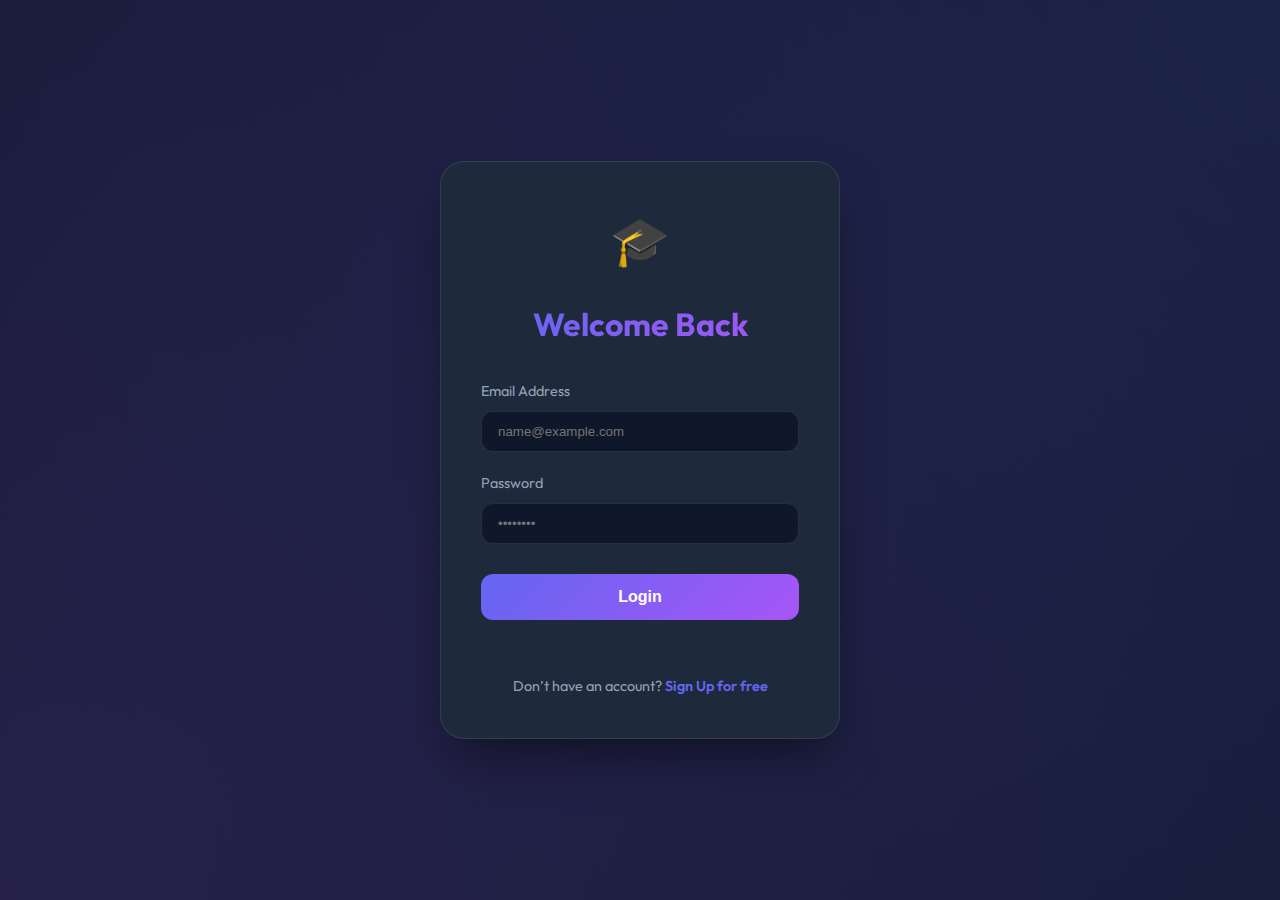
<file: index.html>
<!DOCTYPE html>
<html lang="en">

<head>
  <meta charset="UTF-8">
  <meta name="viewport" content="width=device-width, initial-scale=1.0">
  <title>Login | EduLearn</title>
  <link rel="preconnect" href="https://fonts.googleapis.com">
  <link rel="preconnect" href="https://fonts.gstatic.com" crossorigin>
  <link href="https://fonts.googleapis.com/css2?family=Outfit:wght@300;400;500;600;700;800&display=swap"
    rel="stylesheet">
  <link rel="stylesheet" href="style.css">
  <style>
    .auth-container {
      min-height: 100vh;
      display: flex;
      align-items: center;
      justify-content: center;
      padding: 20px;
      background: radial-gradient(circle at top right, rgba(99, 102, 241, 0.15), transparent),
        radial-gradient(circle at bottom left, rgba(168, 85, 247, 0.15), transparent);
    }

    .auth-card {
      width: 100%;
      max-width: 400px;
      padding: 40px;
      border-radius: 24px;
      background: var(--secondary-bg);
      border: 1px solid var(--glass-border);
      box-shadow: 0 25px 50px -12px rgba(0, 0, 0, 0.5);
    }

    .auth-card h2 {
      font-size: 2rem;
      margin-bottom: 30px;
      text-align: center;
      background: linear-gradient(to right, var(--accent-primary), var(--accent-secondary));
      -webkit-background-clip: text;
      background-clip: text;
      -webkit-text-fill-color: transparent;
    }

    .form-group {
      margin-bottom: 20px;
    }

    .form-group label {
      display: block;
      margin-bottom: 8px;
      color: var(--text-secondary);
      font-size: 0.9rem;
    }

    .form-group input {
      width: 100%;
      padding: 12px 16px;
      border-radius: 12px;
      border: 1px solid var(--glass-border);
      background: var(--bg-color);
      color: var(--text-primary);
      outline: none;
      transition: all 0.3s ease;
    }

    .form-group input:focus {
      border-color: var(--accent-primary);
      box-shadow: 0 0 0 2px var(--card-glow);
    }

    .auth-btn {
      width: 100%;
      padding: 14px;
      margin-top: 10px;
    }

    .auth-footer {
      margin-top: 25px;
      text-align: center;
      color: var(--text-secondary);
      font-size: 0.9rem;
    }

    .auth-footer a {
      color: var(--accent-primary);
      text-decoration: none;
      font-weight: 600;
    }

    .error-msg {
      color: #ef4444;
      font-size: 0.85rem;
      margin-top: 10px;
      text-align: center;
      min-height: 20px;
    }
  </style>
</head>

<body>

  <div class="auth-container">
    <div class="auth-card">
      <div style="text-align: center; margin-bottom: 20px;">
        <span style="font-size: 3rem;">🎓</span>
      </div>
      <h2>Welcome Back</h2>

      <div class="form-group">
        <label for="email">Email Address</label>
        <input type="email" id="email" placeholder="name@example.com">
      </div>

      <div class="form-group">
        <label for="password">Password</label>
        <input type="password" id="password" placeholder="••••••••">
      </div>

      <button class="btn btn-primary auth-btn" onclick="loginUser()">Login</button>

      <p class="error-msg" id="loginError"></p>

      <div class="auth-footer">
        Don’t have an account? <a href="signUp.html">Sign Up for free</a>
      </div>
    </div>
  </div>

  <script src="script.js"></script>
</body>

</html>
</file>
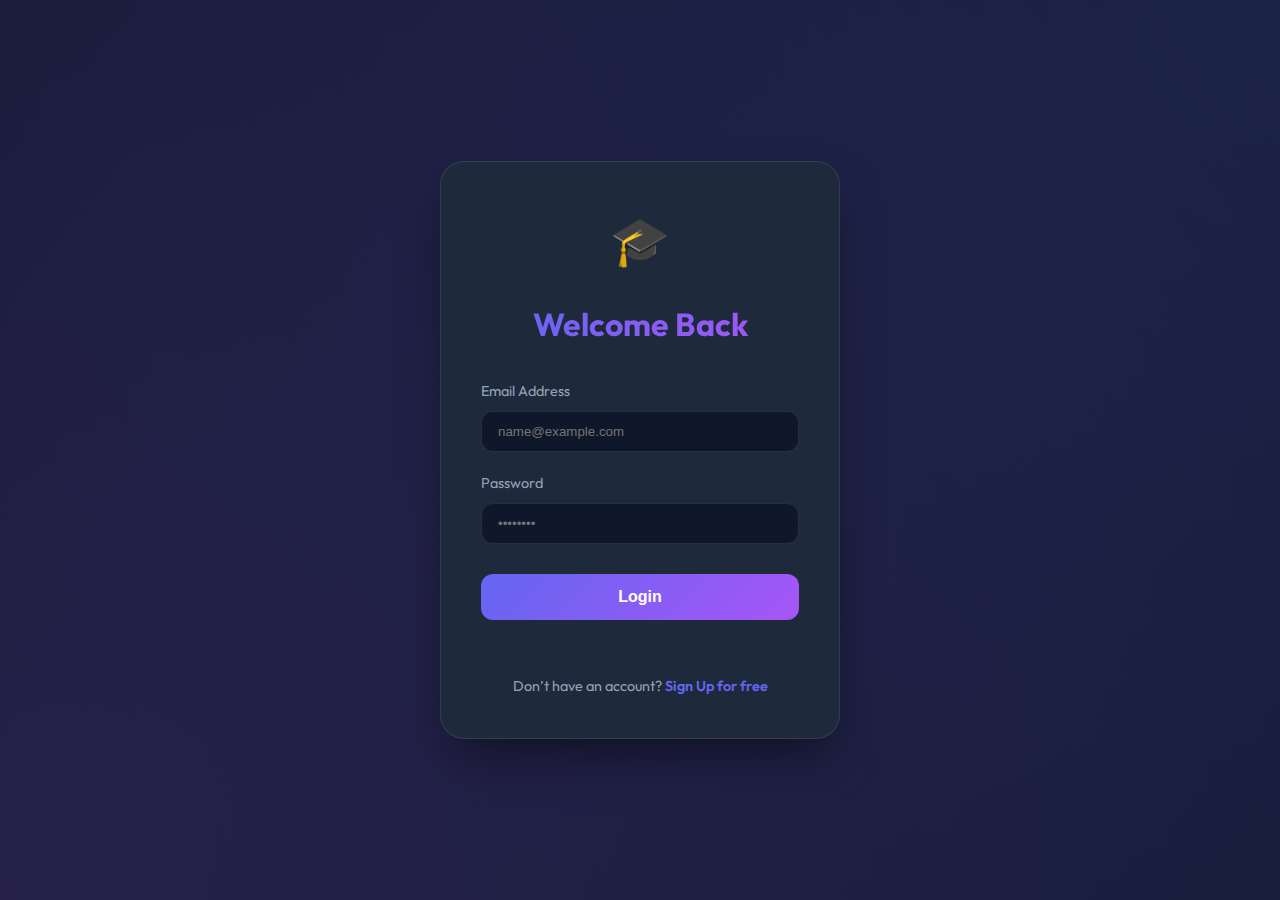
<file: about.html>
<!DOCTYPE html>
<html lang="en">

<head>
    <meta charset="UTF-8">
    <meta name="viewport" content="width=device-width, initial-scale=1.0">
    <title>About Us | EduLearn</title>
    <link rel="preconnect" href="https://fonts.googleapis.com">
    <link rel="preconnect" href="https://fonts.gstatic.com" crossorigin>
    <link href="https://fonts.googleapis.com/css2?family=Outfit:wght@300;400;500;600;700;800&display=swap"
        rel="stylesheet">
    <link rel="stylesheet" href="style.css">
</head>

<body>

    <script>
        if (!localStorage.getItem("loggedInUser")) {
            window.location.href = "index.html";
        }
    </script>

    <header class="main-header">
        <div class="nav-container">
            <a href="index.html" class="logo">
                <span class="logo-icon">🎓</span>
                <span class="logo-text">EduLearn</span>
            </a>

            <nav class="nav-center">
                <a href="home.html">Home</a>
                <a href="about.html" class="active">About</a>
                <div class="dropdown">
                    <span class="dropdown-trigger">Courses ▾</span>
                    <div class="dropdown-menu">
                        <a href="home.html">All Courses</a>
                        <a href="dashboard.html">My Courses</a>
                    </div>
                </div>
                <a href="dashboard.html">Dashboard</a>
                <a href="contact.html">Contact</a>
            </nav>

            <div class="nav-cta">
                <button class="btn" style="padding: 8px 20px; font-size: 0.9rem;" onclick="logout()">Logout</button>
            </div>
        </div>
    </header>

    <main class="container">
        <section class="info-section" style="display: block; margin-top: 20px;">
            <h2>About EduLearn</h2>
            <p>
                EduLearn is an online e-learning platform designed to help students
                and professionals gain practical, job-ready skills through
                structured courses and expert-led video tutorials.
            </p>

            <p style="margin-top: 20px;">
                Our platform focuses on hands-on learning, real-world examples,
                and continuous progress tracking to ensure effective learning. We believe that education should be
                accessible, affordable, and practical for everyone, regardless of their background or current skill
                level.
            </p>

            <h3 style="margin-top: 30px; color: var(--accent-primary);">Our Core Values</h3>
            <ul style="margin-top: 15px; list-style-position: inside; color: var(--text-secondary);">
                <li><strong>Beginner to Advanced:</strong> We cover the entire spectrum of learning.</li>
                <li><strong>Self-Paced:</strong> Learn when you want, where you want.</li>
                <li><strong>Industry-Relevant:</strong> Skills that actually help you get hired.</li>
                <li><strong>Community Focused:</strong> Join thousands of other learners on their journey.</li>
            </ul>
        </section>
    </main>

    <footer class="footer">
        <div class="footer-inner">
            <h3>EduLearn</h3>
            <p>
                Empowering the next generation of creators and engineers through high-quality,
                accessible education.
            </p>
        </div>
    </footer>

    <script src="script.js"></script>
</body>

</html>
</file>
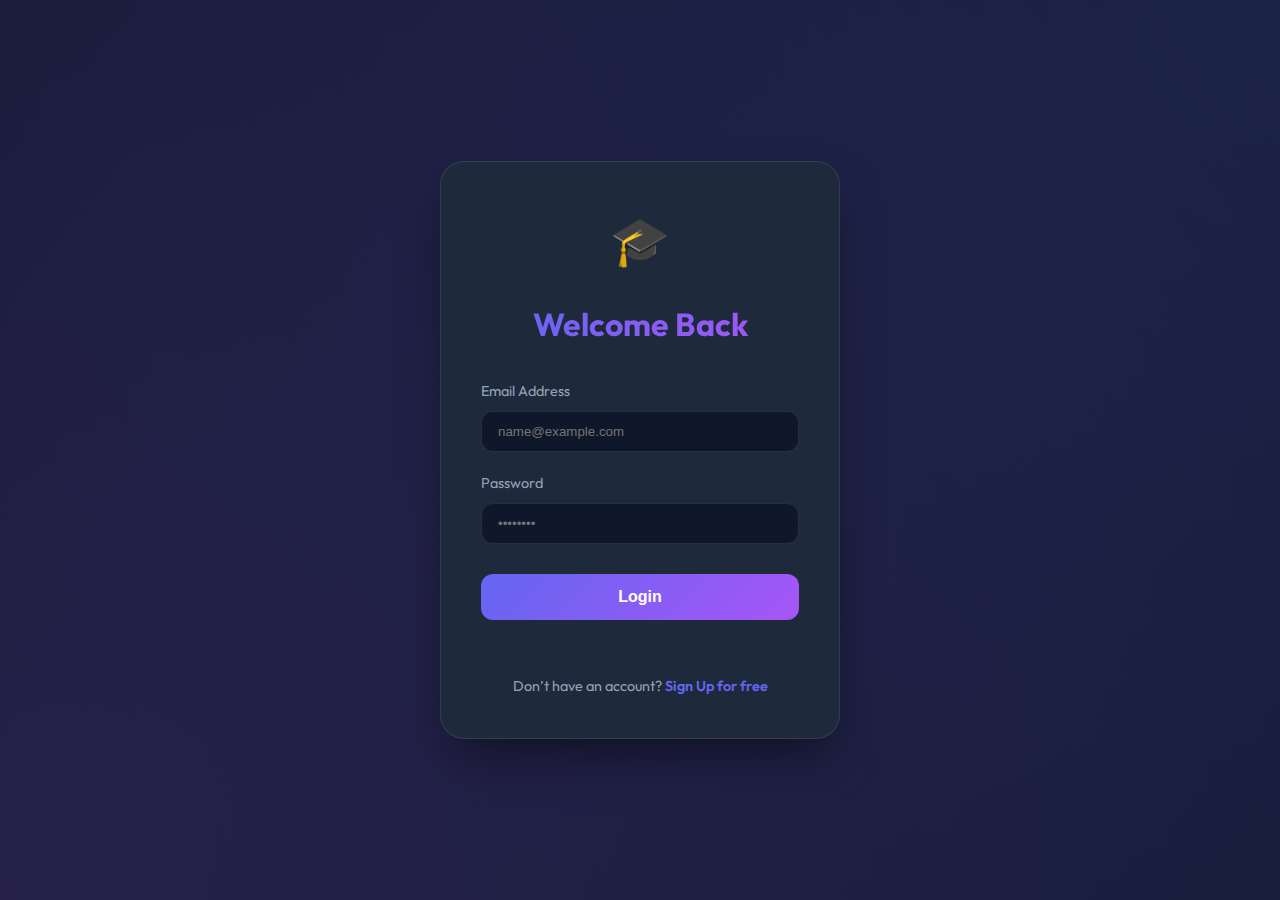
<file: contact.html>
<!DOCTYPE html>
<html lang="en">

<head>
    <meta charset="UTF-8">
    <meta name="viewport" content="width=device-width, initial-scale=1.0">
    <title>Contact Us | EduLearn</title>
    <link rel="preconnect" href="https://fonts.googleapis.com">
    <link rel="preconnect" href="https://fonts.gstatic.com" crossorigin>
    <link href="https://fonts.googleapis.com/css2?family=Outfit:wght@300;400;500;600;700;800&display=swap"
        rel="stylesheet">
    <link rel="stylesheet" href="style.css">
</head>

<body>

    <script>
        if (!localStorage.getItem("loggedInUser")) {
            window.location.href = "index.html";
        }
    </script>

    <header class="main-header">
        <div class="nav-container">
            <a href="index.html" class="logo">
                <span class="logo-icon">🎓</span>
                <span class="logo-text">EduLearn</span>
            </a>

            <nav class="nav-center">
                <a href="home.html">Home</a>
                <a href="about.html">About</a>
                <div class="dropdown">
                    <span class="dropdown-trigger">Courses ▾</span>
                    <div class="dropdown-menu">
                        <a href="home.html">All Courses</a>
                        <a href="dashboard.html">My Courses</a>
                    </div>
                </div>
                <a href="dashboard.html">Dashboard</a>
                <a href="contact.html" class="active">Contact</a>
            </nav>

            <div class="nav-cta">
                <button class="btn" style="padding: 8px 20px; font-size: 0.9rem;" onclick="logout()">Logout</button>
            </div>
        </div>
    </header>

    <main class="container">
        <section class="info-section" style="display: block; margin-top: 10px;">
            <h2 style="font-size: 1.8rem; margin-bottom: 15px;">Get in Touch</h2>
            <p style="font-size: 0.95rem;">Have questions about a course or need support? We'd love to hear from you!
            </p>

            <div
                style="margin-top: 30px; display: grid; grid-template-columns: repeat(auto-fit, minmax(200px, 1fr)); gap: 20px;">
                <div class="glass" style="padding: 20px; border-radius: 15px; text-align: center;">
                    <h3 style="color: var(--accent-primary); margin-bottom: 8px; font-size: 1.1rem;">Email Us</h3>
                    <p style="color: var(--text-primary); font-size: 0.9rem;">support@edulearn.com</p>
                </div>

                <div class="glass" style="padding: 20px; border-radius: 15px; text-align: center;">
                    <h3 style="color: var(--accent-primary); margin-bottom: 8px; font-size: 1.1rem;">Call Us</h3>
                    <p style="color: var(--text-primary); font-size: 0.9rem;">+91 9876543210</p>
                </div>

                <div class="glass" style="padding: 20px; border-radius: 15px; text-align: center;">
                    <h3 style="color: var(--accent-primary); margin-bottom: 8px; font-size: 1.1rem;">Visit Us</h3>
                    <p style="color: var(--text-primary); font-size: 0.9rem;">KPHB Colony, Hyderabad</p>
                </div>
            </div>

            <div style="margin-top: 35px; text-align: center;">
                <a href="home.html" class="btn btn-primary" style="padding: 10px 30px; font-size: 0.95rem;">Browse
                    Courses</a>
            </div>
        </section>
    </main>

    <footer class="footer">
        <div class="footer-inner">
            <h3>EduLearn</h3>
            <p>
                Empowering the next generation of creators and engineers through high-quality,
                accessible education.
            </p>
        </div>
    </footer>

    <script src="script.js"></script>
</body>

</html>
</file>
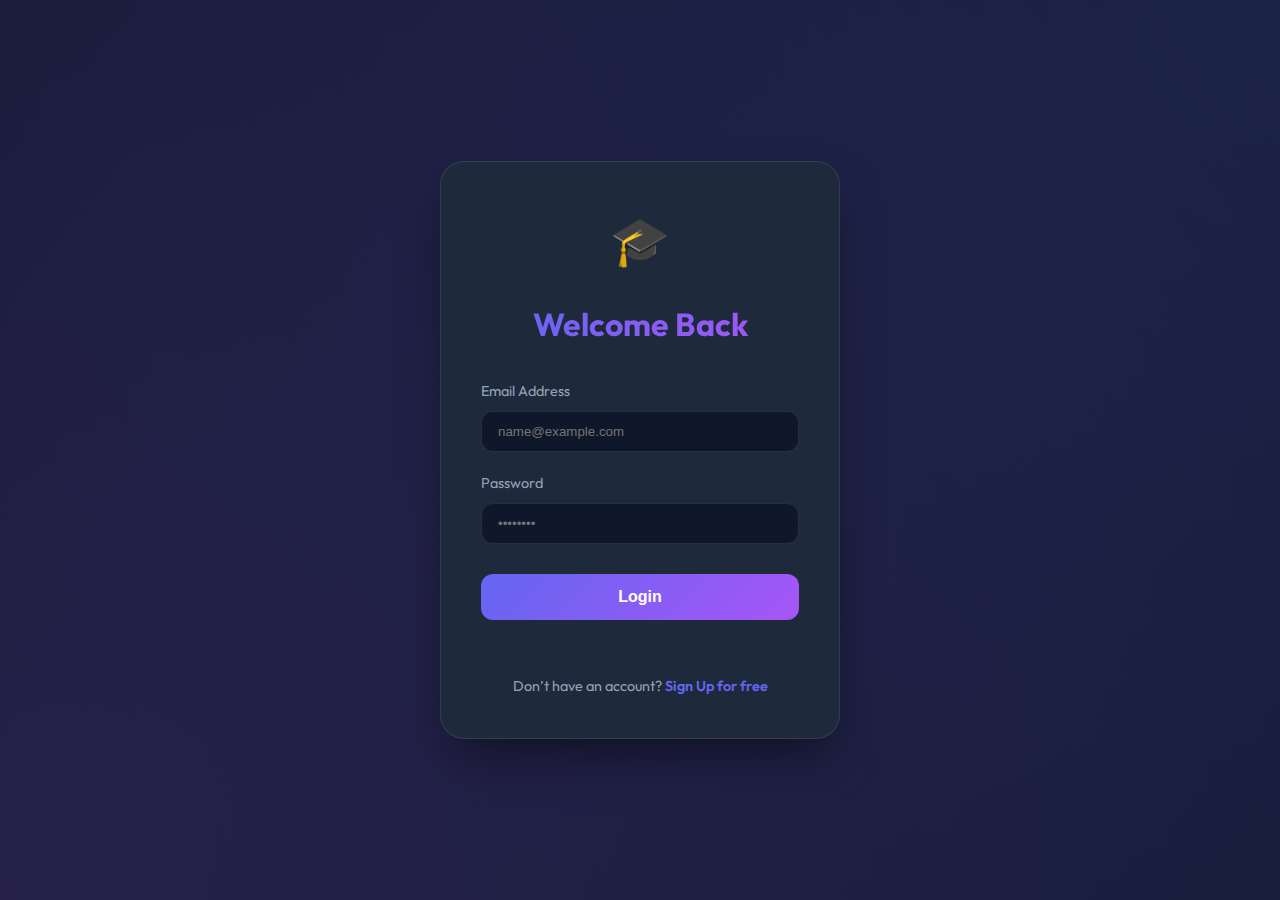
<file: course.html>
<!DOCTYPE html>
<html lang="en">

<head>
  <meta charset="UTF-8">
  <meta name="viewport" content="width=device-width, initial-scale=1.0">
  <title>Course Details | EduLearn</title>
  <link rel="preconnect" href="https://fonts.googleapis.com">
  <link rel="preconnect" href="https://fonts.gstatic.com" crossorigin>
  <link href="https://fonts.googleapis.com/css2?family=Outfit:wght@300;400;500;600;700;800&display=swap"
    rel="stylesheet">
  <link rel="stylesheet" href="style.css">
</head>

<body>

  <script>
    if (!localStorage.getItem("loggedInUser")) {
      window.location.href = "index.html";
    }
  </script>

  <header class="main-header">
    <div class="nav-container">
      <a href="index.html" class="logo">
        <span class="logo-icon">🎓</span>
        <span class="logo-text">EduLearn</span>
      </a>

      <nav class="nav-center">
        <a href="home.html">Home</a>
        <a href="about.html">About</a>
        <div class="dropdown">
          <span class="dropdown-trigger">Courses ▾</span>
          <div class="dropdown-menu">
            <a href="home.html">All Courses</a>
            <a href="dashboard.html">My Courses</a>
          </div>
        </div>
        <a href="dashboard.html">Dashboard</a>
        <a href="contact.html">Contact</a>
      </nav>

      <div class="nav-cta">
        <button class="btn" style="padding: 8px 20px; font-size: 0.9rem;" onclick="logout()">Logout</button>
      </div>
    </div>
  </header>

  <main>
    <div class="container" id="courseDetails"></div>
  </main>

  <footer class="footer">
    <div class="footer-inner">
      <h3>EduLearn</h3>
      <p>
        Empowering the next generation of creators and engineers through high-quality,
        accessible education.
      </p>
    </div>
  </footer>

  <script src="script.js"></script>
</body>

</html>
</file>
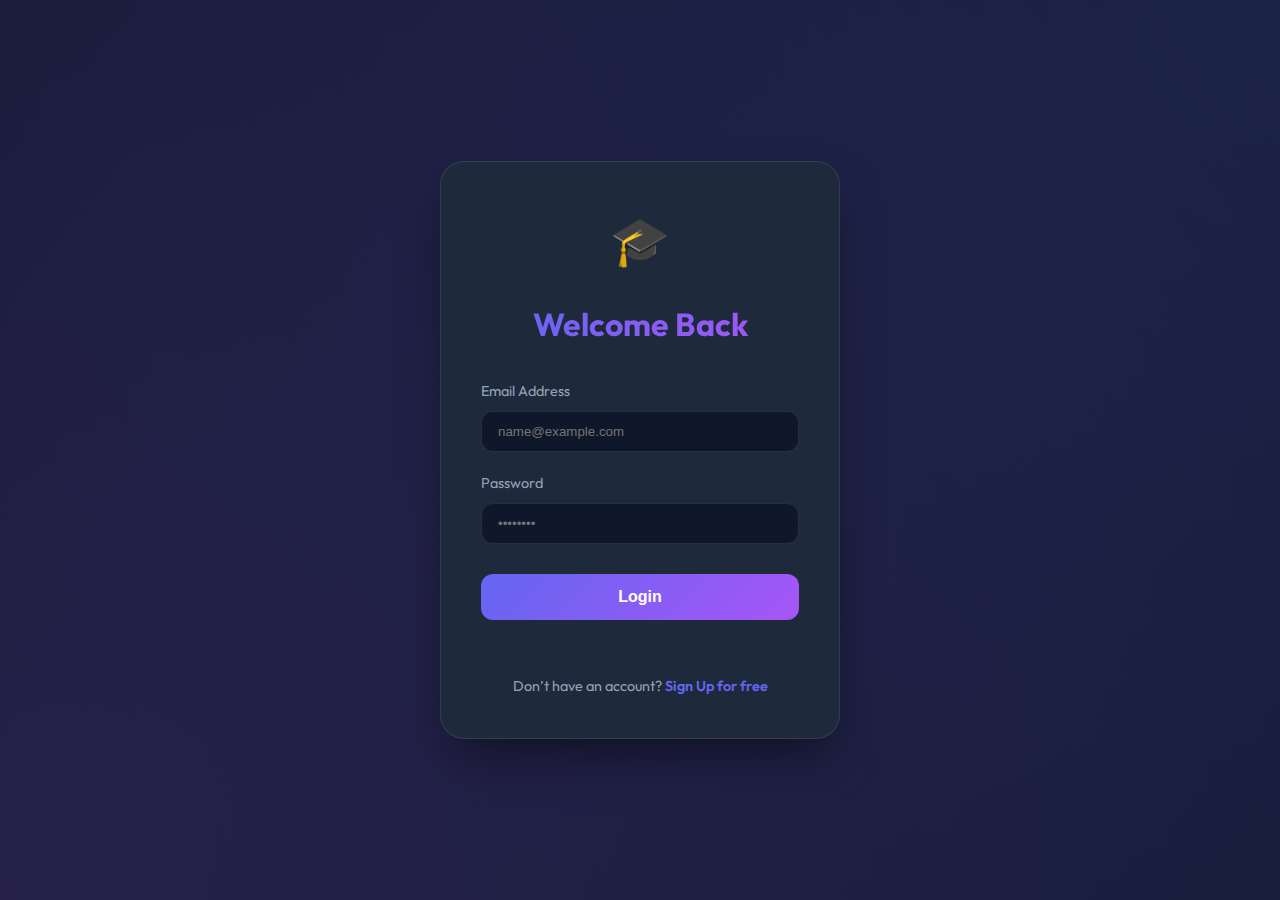
<file: dashboard.html>
<!DOCTYPE html>
<html lang="en">

<head>
  <meta charset="UTF-8">
  <meta name="viewport" content="width=device-width, initial-scale=1.0">
  <title>Your Dashboard | EduLearn</title>
  <link rel="preconnect" href="https://fonts.googleapis.com">
  <link rel="preconnect" href="https://fonts.gstatic.com" crossorigin>
  <link href="https://fonts.googleapis.com/css2?family=Outfit:wght@300;400;500;600;700;800&display=swap"
    rel="stylesheet">
  <link rel="stylesheet" href="style.css">
</head>

<body>

  <script>
    if (!localStorage.getItem("loggedInUser")) {
      window.location.href = "index.html";
    }
  </script>

  <header class="main-header">
    <div class="nav-container">
      <a href="index.html" class="logo">
        <span class="logo-icon">🎓</span>
        <span class="logo-text">EduLearn</span>
      </a>

      <nav class="nav-center">
        <a href="home.html">Home</a>
        <a href="about.html">About</a>
        <div class="dropdown">
          <span class="dropdown-trigger">Courses ▾</span>
          <div class="dropdown-menu">
            <a href="home.html">All Courses</a>
            <a href="dashboard.html">My Courses</a>
          </div>
        </div>
        <a href="dashboard.html" class="active">Dashboard</a>
        <a href="contact.html">Contact</a>
      </nav>

      <div class="nav-cta">
        <button class="btn" style="padding: 8px 20px; font-size: 0.9rem;" onclick="logout()">Logout</button>
      </div>
    </div>
  </header>
  <main>
    <div class="container">
      <h2 style="margin-bottom: 30px; font-size: 2.5rem;">My Enrolled Courses</h2>
      <div class="course-wrapper" id="myCourses"></div>
    </div>
  </main>

  <footer class="footer">
    <div class="footer-inner">
      <h3>EduLearn</h3>
      <p>
        Empowering the next generation of creators and engineers through high-quality,
        accessible education.
      </p>
    </div>
  </footer>

  <script src="script.js"></script>
</body>

</html>
</file>
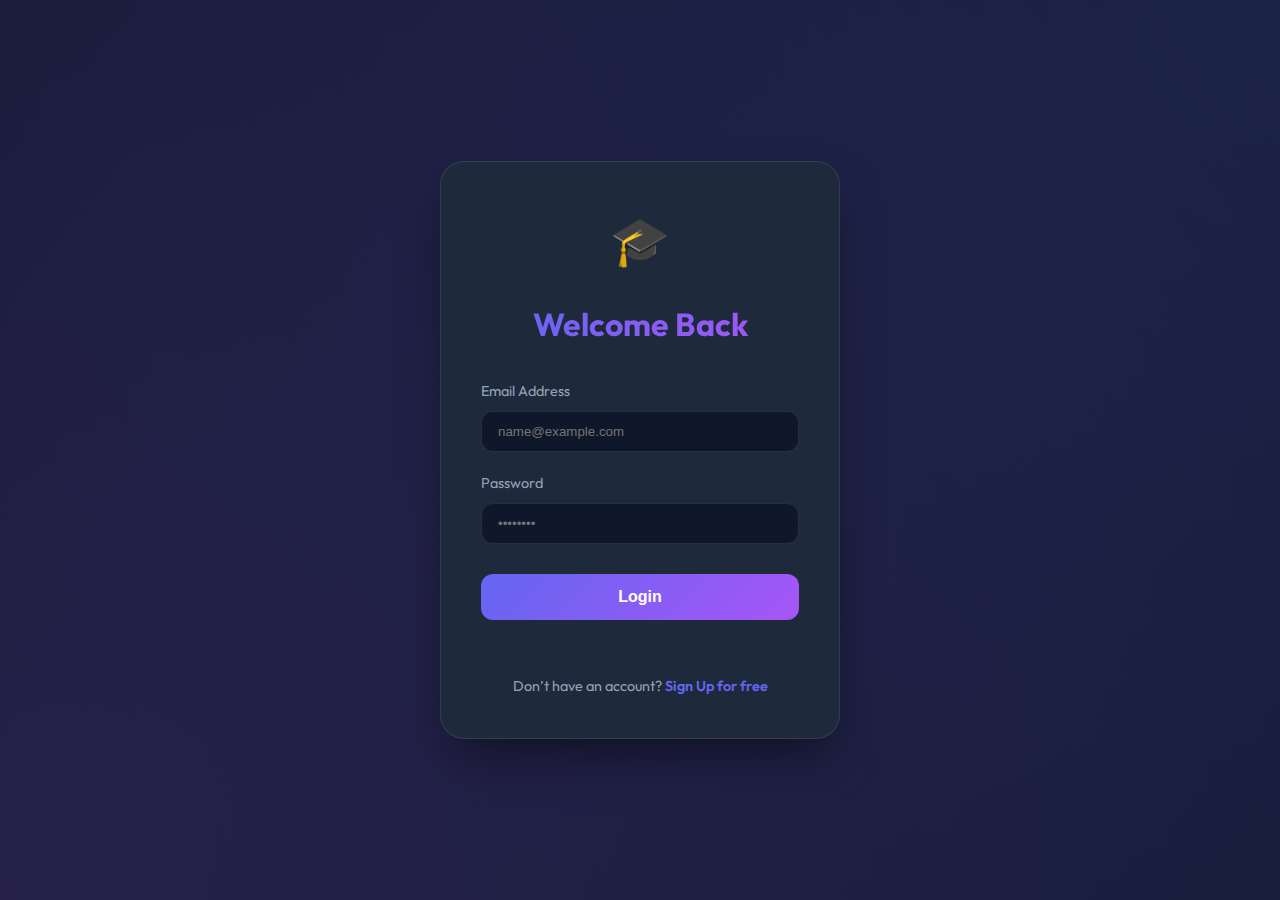
<file: home.html>
<!DOCTYPE html>
<html lang="en">
<head>
  <meta charset="UTF-8">
  <title>Courses</title>

  <link href="https://cdn.jsdelivr.net/npm/bootstrap@5.3.2/dist/css/bootstrap.min.css" rel="stylesheet">
  <link rel="stylesheet" href="style.css">
</head>
<body>

<script>
  if (!localStorage.getItem("loggedInUser")) {
    window.location.href = "index.html";
  }
</script>

<header class="main-header">
  <div class="nav-container">

    <!-- LOGO -->
    <div class="logo">
      <span class="logo-icon">🎓</span>
      <span class="logo-text">EduLearn</span>
    </div>

    <!-- NAV LINKS -->
    <!-- NAV LINKS -->
    <div class="nav-center">
        <a href="home.html" onclick="showCourses()">Home</a>
        <a href="#" onclick="showAbout()">About</a>
        <a href="home.html">Courses</a>
        <a href="dashboard.html">Dashboard</a>
        <a href="#" onclick="showContact()">Contact</a>
    </div>

    <!-- CTA BUTTON -->
    <div class="nav-cta">
      <button onclick="logout()">Logout</button>
    </div>

  </div>
</header>


<!-- ABOUT SECTION -->
<section id="aboutSection" class="info-section">
  <h2>About EduLearn</h2>
  <p>
    EduLearn is an online e-learning platform designed to help students
    and professionals gain practical, job-ready skills through
    structured courses and expert-led video tutorials.
  </p>

  <p>
    Our platform focuses on hands-on learning, real-world examples,
    and continuous progress tracking to ensure effective learning.
  </p>

  <ul>
    <li>Beginner to Advanced Courses</li>
    <li>Learn at Your Own Pace</li>
    <li>Industry-Relevant Skills</li>
    <li>Affordable & Accessible Education</li>
  </ul>
</section>

<!-- CONTACT SECTION -->
<section id="contactSection" class="info-section">
  <h2>Contact Us</h2>

  <p><strong>Email:</strong> support@edulearn.com</p>
  <p><strong>Phone:</strong> +91 9876543210</p>
  <p><strong>Address:</strong> EduLearn , Kphb Colony ,Hyderabad</p>

  <p>
    Have questions or feedback?  
    Reach out to us — we’re happy to help!
  </p>
</section>



<div class="container">
  <div class="search-box">
    <input type="text" id="searchInput" placeholder="Search courses" onkeyup="searchCourses()">
  </div>

  <div class="course-wrapper" id="courseList"></div>
</div>


<footer class="footer">
  <div class="footer-inner">
    <h3>EduLearn</h3>
    <p>
      EduLearn is an online learning platform helping students gain
      real-world skills through structured courses and expert-led content.
    </p>
   
  </div>
</footer>


<script src="script.js"></script>
</body>
</html>
</file>
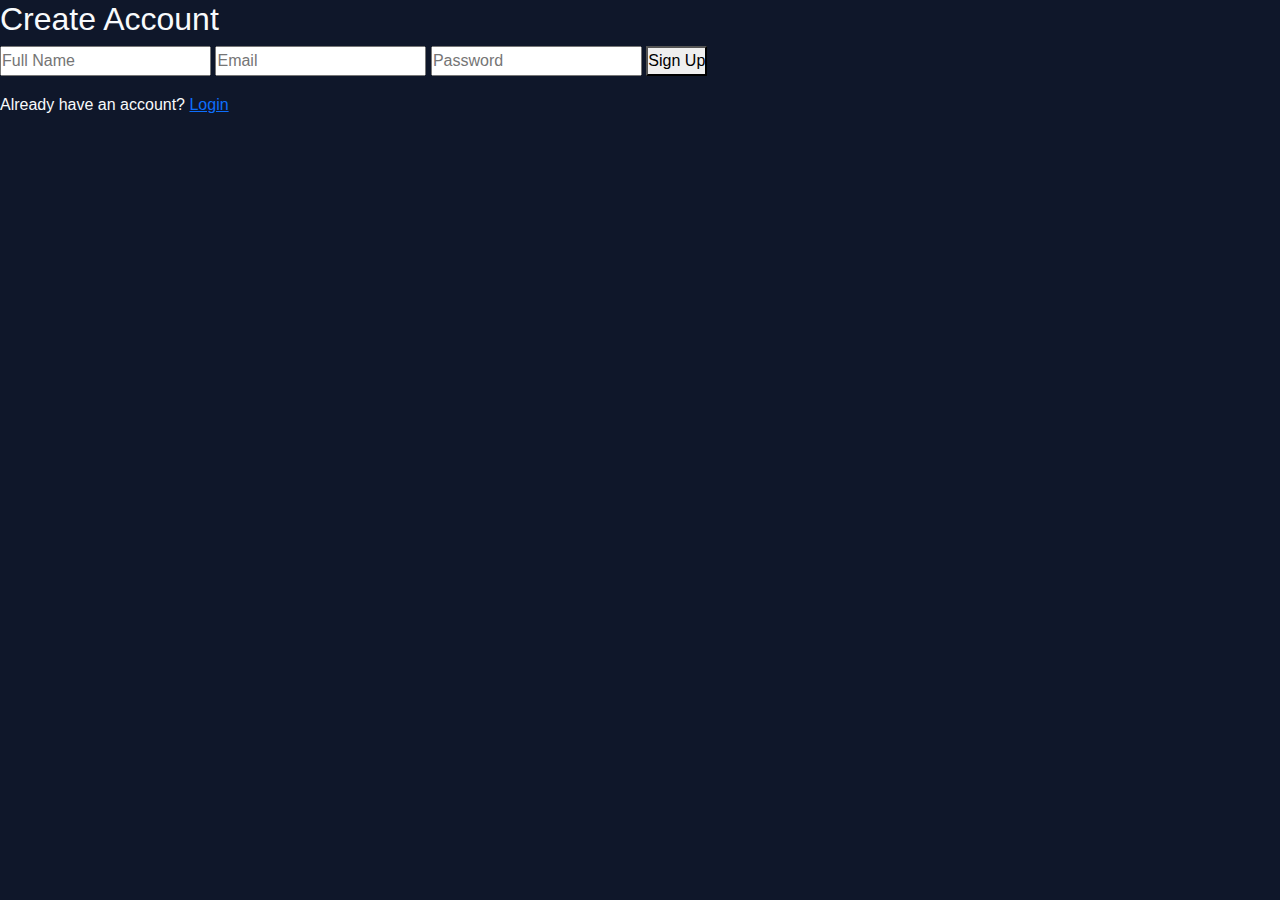
<file: signUp.html>
<!DOCTYPE html>
<html lang="en">
<head>
  <meta charset="UTF-8">
  <title>Sign Up</title>

  <link href="https://cdn.jsdelivr.net/npm/bootstrap@5.3.2/dist/css/bootstrap.min.css" rel="stylesheet">
  <link rel="stylesheet" href="style.css">
</head>
<body>

<div class="login-container">
  <h2>Create Account</h2>

  <input type="text" id="signupName" placeholder="Full Name">
  <input type="email" id="signupEmail" placeholder="Email">
  <input type="password" id="signupPassword" placeholder="Password">

  <button onclick="signupUser()">Sign Up</button>

  <p class="error" id="signupError"></p>

  <p class="mt-3">
    Already have an account?
    <a href="index.html">Login</a>
  </p>
</div>

<script src="script.js"></script>
</body>
</html>
</file>
<file: style.css>
:root {
  /* Color Palette */
  --bg-color: #0f172a;
  --secondary-bg: #1e293b;
  --accent-primary: #6366f1;
  --accent-secondary: #a855f7;
  --text-primary: #f8fafc;
  --text-secondary: #94a3b8;
  --glass-bg: rgba(30, 41, 59, 0.7);
  --glass-border: rgba(255, 255, 255, 0.1);
  --card-glow: rgba(99, 102, 241, 0.2);

  /* Spacing */
  --container-max-width: 1200px;
  --section-padding: 80px 20px;
}

* {
  box-sizing: border-box;
  margin: 0;
  padding: 0;
}

body {
  font-family: 'Outfit', sans-serif;
  background-color: var(--bg-color);
  color: var(--text-primary);
  line-height: 1.6;
  overflow-x: hidden;
  display: flex;
  flex-direction: column;
  min-height: 100vh;
}

main {
  flex: 1 0 auto;
}

/* Scrollbar Styling */
::-webkit-scrollbar {
  width: 8px;
}

::-webkit-scrollbar-track {
  background: var(--bg-color);
}

::-webkit-scrollbar-thumb {
  background: var(--secondary-bg);
  border-radius: 10px;
}

::-webkit-scrollbar-thumb:hover {
  background: var(--accent-primary);
}

/* Glassmorphism Utility */
.glass {
  background: var(--glass-bg);
  backdrop-filter: blur(12px);
  -webkit-backdrop-filter: blur(12px);
  border: 1px solid var(--glass-border);
}

/* HEADER Redesign */
.main-header {
  position: sticky;
  top: 0;
  z-index: 1000;
  background: rgba(15, 23, 42, 0.8);
  backdrop-filter: blur(10px);
  border-bottom: 1px solid var(--glass-border);
  padding: 10px 0;
  /* Reduced vertical padding */
}

.nav-container {
  max-width: var(--container-max-width);
  margin: 0 auto;
  padding: 0 20px;
  display: flex;
  justify-content: space-between;
  align-items: center;
}

.logo {
  display: flex;
  align-items: center;
  gap: 8px;
  /* Tighter logo gap */
  font-size: 1.4rem;
  /* Slightly smaller logo text */
  font-weight: 800;
  background: linear-gradient(to right, var(--accent-primary), var(--accent-secondary));
  -webkit-background-clip: text;
  background-clip: text;
  -webkit-text-fill-color: transparent;
  text-decoration: none;
}

.logo-icon {
  font-size: 2rem;
  -webkit-text-fill-color: initial;
}

/* NAV LINKS */
.nav-center {
  display: flex;
  gap: 20px;
  /* Slightly reduced gap */
  align-items: center;
}

.nav-center a,
.dropdown-trigger {
  color: var(--text-secondary);
  text-decoration: none;
  font-weight: 500;
  transition: all 0.3s ease;
  font-size: 0.95rem;
  position: relative;
  cursor: pointer;
  background: none;
  border: none;
}

.nav-center a::after {
  content: '';
  position: absolute;
  bottom: -5px;
  left: 0;
  width: 0;
  height: 2px;
  background: var(--accent-primary);
  transition: width 0.3s ease;
}

.nav-center a:hover::after,
.nav-center a.active::after {
  width: 100%;
}

.nav-center a:hover,
.nav-center a.active,
.dropdown:hover .dropdown-trigger {
  color: var(--text-primary);
}

/* DROPDOWN */
.dropdown {
  position: relative;
}

.dropdown-menu {
  position: absolute;
  top: 100%;
  left: 50%;
  transform: translateX(-50%) translateY(10px);
  background: var(--secondary-bg);
  backdrop-filter: blur(15px);
  border: 1px solid var(--glass-border);
  border-radius: 12px;
  min-width: 160px;
  padding: 8px;
  opacity: 0;
  visibility: hidden;
  transition: all 0.3s cubic-bezier(0.4, 0, 0.2, 1);
  box-shadow: 0 10px 25px rgba(0, 0, 0, 0.3);
  z-index: 100;
}

.dropdown:hover .dropdown-menu {
  opacity: 1;
  visibility: visible;
  transform: translateX(-50%) translateY(5px);
}

.dropdown-menu a {
  display: block;
  padding: 10px 15px;
  color: var(--text-secondary);
  border-radius: 8px;
  white-space: nowrap;
  font-size: 0.9rem;
}

.dropdown-menu a::after {
  display: none;
}

.dropdown-menu a:hover {
  background: rgba(255, 255, 255, 0.05);
  color: var(--text-primary);
}

/* HERO SECTION */
.hero {
  padding: var(--section-padding);
  text-align: center;
  background: radial-gradient(circle at top, rgba(99, 102, 241, 0.15), transparent);
}

.hero h1 {
  font-size: 3.5rem;
  font-weight: 800;
  margin-bottom: 20px;
  background: linear-gradient(135deg, #fff 0%, #94a3b8 100%);
  -webkit-background-clip: text;
  background-clip: text;
  -webkit-text-fill-color: transparent;
}

.hero p {
  font-size: 1.25rem;
  color: var(--text-secondary);
  max-width: 600px;
  margin: 0 auto 40px;
}

/* COURSES SECTION */
.container {
  max-width: var(--container-max-width);
  margin: 0 auto;
  padding: 40px 20px;
}

.search-box {
  margin-bottom: 50px;
  display: flex;
  justify-content: center;
}

.search-box input {
  width: 100%;
  max-width: 500px;
  padding: 15px 25px;
  border-radius: 30px;
  border: 1px solid var(--glass-border);
  background: var(--secondary-bg);
  color: var(--text-primary);
  font-size: 1rem;
  transition: all 0.3s ease;
  box-shadow: 0 4px 6px -1px rgba(0, 0, 0, 0.1);
}

.search-box input:focus {
  outline: none;
  border-color: var(--accent-primary);
  box-shadow: 0 0 20px var(--card-glow);
}

.course-wrapper {
  display: grid;
  grid-template-columns: repeat(auto-fill, minmax(320px, 1fr));
  gap: 30px;
}

.course-box {
  background: var(--secondary-bg);
  border-radius: 20px;
  padding: 30px;
  border: 1px solid var(--glass-border);
  display: flex;
  flex-direction: column;
  transition: all 0.4s cubic-bezier(0.175, 0.885, 0.32, 1.275);
  position: relative;
  overflow: hidden;
}

.course-box::before {
  content: '';
  position: absolute;
  top: 0;
  left: 0;
  width: 100%;
  height: 100%;
  background: linear-gradient(45deg, transparent, var(--card-glow), transparent);
  transform: translateX(-100%);
  transition: transform 0.6s ease;
}

.course-box:hover::before {
  transform: translateX(100%);
}

.course-box:hover {
  transform: translateY(-10px);
  border-color: var(--accent-primary);
  box-shadow: 0 20px 40px rgba(0, 0, 0, 0.4), 0 0 20px var(--card-glow);
}

.course-box h3 {
  font-size: 1.5rem;
  margin-bottom: 12px;
  color: var(--text-primary);
}

.course-box p {
  color: var(--text-secondary);
  font-size: 0.95rem;
  margin-bottom: 15px;
}

/* Original script logic generates specific P order */
.course-box p:last-of-type {
  font-size: 1.25rem;
  font-weight: 700;
  color: var(--accent-primary);
  margin-top: auto;
  margin-bottom: 20px;
}

.btn {
  display: inline-block;
  padding: 12px 24px;
  border-radius: 12px;
  font-weight: 600;
  text-align: center;
  text-decoration: none;
  cursor: pointer;
  transition: all 0.3s ease;
  border: none;
  font-size: 1rem;
}

/* Default btn style */
.btn {
  background: linear-gradient(135deg, var(--accent-primary), var(--accent-secondary));
  color: white;
}

.btn:hover {
  transform: scale(1.02);
  filter: brightness(1.1);
  box-shadow: 0 8px 15px rgba(99, 102, 241, 0.3);
}

/* Specific button overrides from original script classes */
.btn-success {
  background: linear-gradient(135deg, #10b981, #059669);
}

.btn-danger {
  background: #ef4444;
}

.btn-danger:hover {
  background: #dc2626;
}

/* COURSE DETAILS */
#courseDetails {
  max-width: 1000px;
  margin-top: 40px;
}

#courseDetails h2 {
  font-size: 2.5rem;
  margin-bottom: 20px;
}

#courseDetails iframe {
  border-radius: 20px;
  border: 1px solid var(--glass-border);
  margin: 30px 0;
  box-shadow: 0 10px 30px rgba(0, 0, 0, 0.3);
}

#courseDetails .btn-success {
  display: block;
  width: fit-content;
  margin: 20px auto;
  padding: 15px 40px;
  font-size: 1.2rem;
}

/* INFO SECTIONS */
.info-section {
  max-width: 700px;
  /* Reduced from 800px */
  margin: 40px auto;
  /* Reduced margin */
  padding: 30px;
  /* Reduced from 40px */
  border-radius: 20px;
  background: var(--secondary-bg);
  border: 1px solid var(--glass-border);
}

.info-section h2 {
  color: var(--accent-primary);
  margin-bottom: 20px;
  font-size: 2rem;
}

/* FOOTER */
.footer {
  background: rgba(2, 6, 23, 0.5);
  /* Semi-transparent dark blue */
  backdrop-filter: blur(10px);
  padding: 20px 20px;
  /* Reduced padding */
  border-top: 1px solid var(--glass-border);
  flex-shrink: 0;
}

.footer-inner {
  max-width: var(--container-max-width);
  margin: 0 auto;
  text-align: center;
}

.footer-inner h3 {
  font-size: 1.8rem;
  margin-bottom: 15px;
  background: linear-gradient(to right, var(--accent-primary), var(--accent-secondary));
  -webkit-background-clip: text;
  background-clip: text;
  -webkit-text-fill-color: transparent;
}

.footer-inner p {
  color: var(--text-secondary);
  max-width: 500px;
  margin: 0 auto;
}

/* RESPONSIVE */
@media (max-width: 768px) {
  .hero h1 {
    font-size: 2.5rem;
  }

  .nav-center {
    display: none;
  }

  .course-wrapper {
    grid-template-columns: 1fr;
  }
}
</file>
